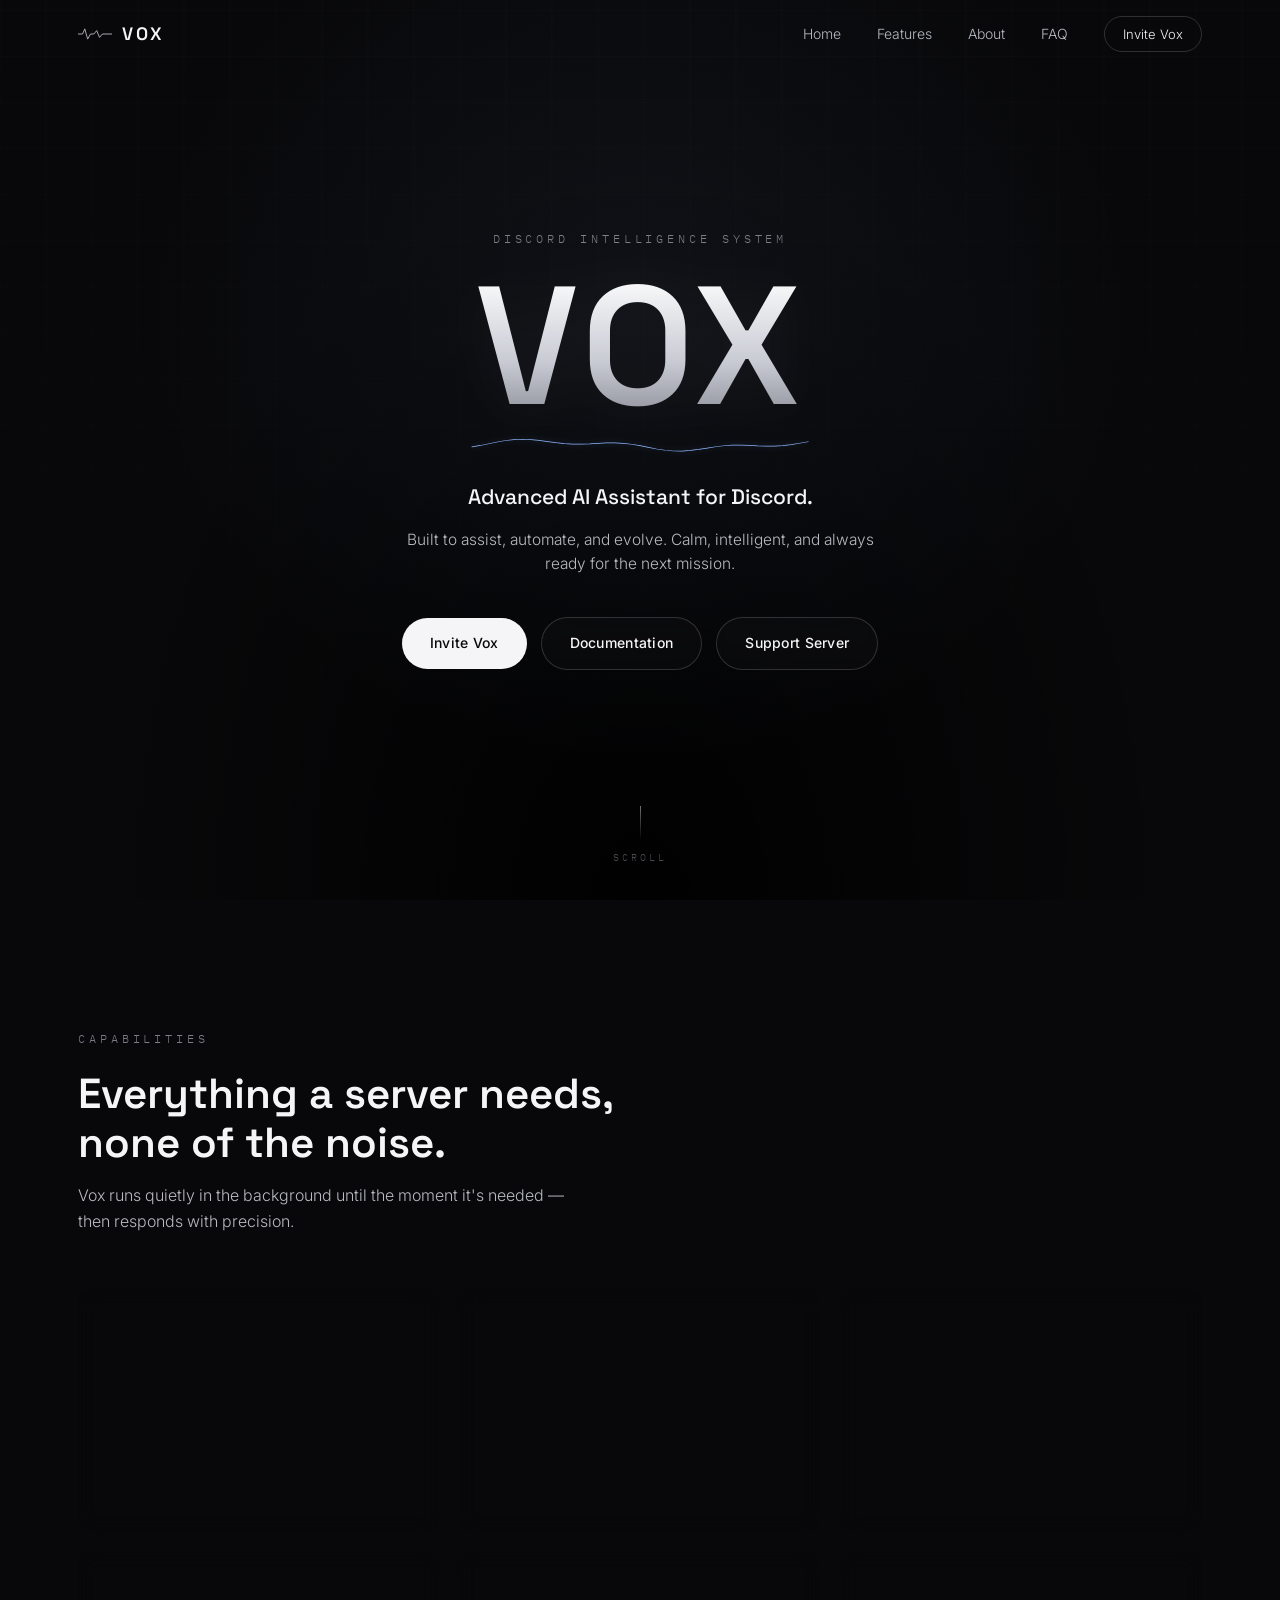
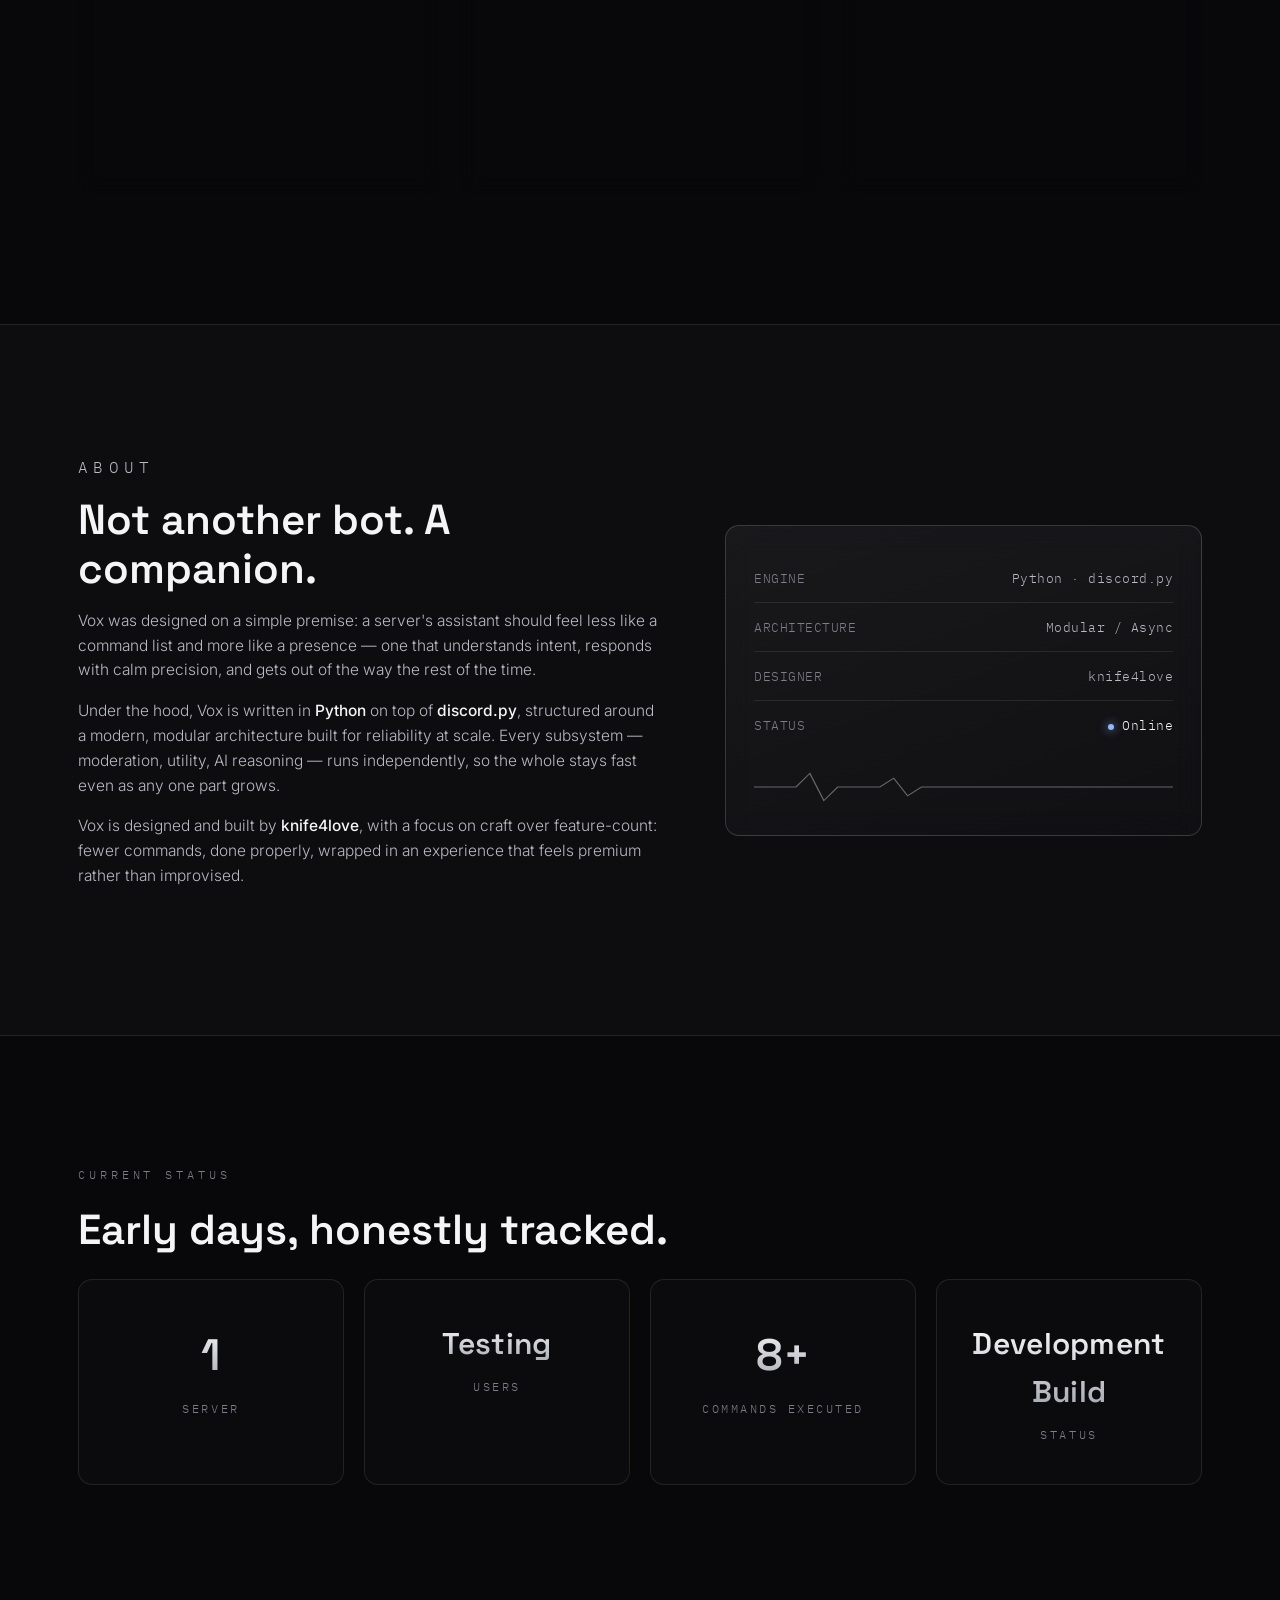
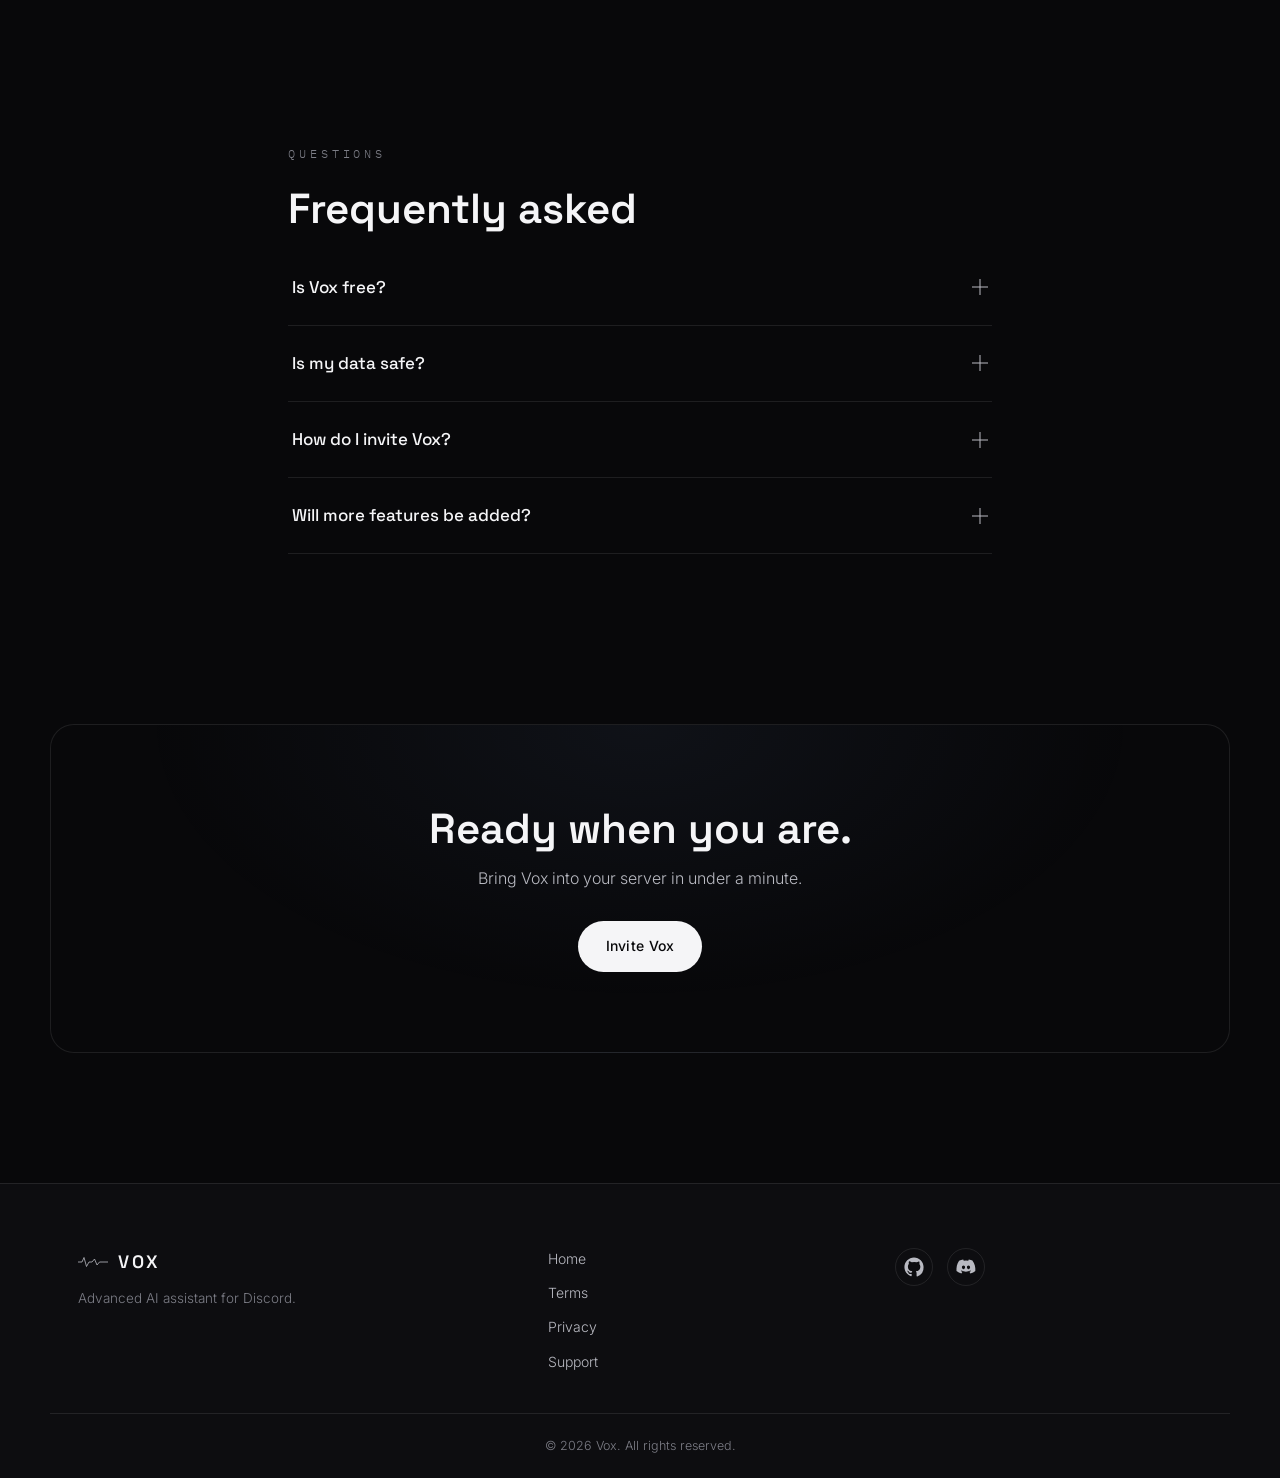
<file: index.html>
<!DOCTYPE html>
<html lang="en">
<head>
  <meta charset="UTF-8">
  <meta name="viewport" content="width=device-width, initial-scale=1.0">
  <title>Vox — Advanced AI Assistant for Discord</title>
  <meta name="description" content="Vox is a premium AI assistant for Discord — calm, intelligent, and always ready. Moderation, utilities, study tools, and security in one companion.">
  <meta name="theme-color" content="#0a0a0c">

  <!-- Open Graph -->
  <meta property="og:title" content="Vox — Advanced AI Assistant for Discord">
  <meta property="og:description" content="Built to assist, automate, and evolve. Calm, intelligent, and always ready for the next mission.">
  <meta property="og:type" content="website">

  <!-- Fonts: Space Grotesk (display), Inter (body), IBM Plex Mono (data/utility) -->
  <link rel="preconnect" href="https://fonts.googleapis.com">
  <link rel="preconnect" href="https://fonts.gstatic.com" crossorigin>
  <link href="https://fonts.googleapis.com/css2?family=Space+Grotesk:wght@400;500;600;700&family=Inter:wght@300;400;500;600&family=IBM+Plex+Mono:wght@400;500&display=swap" rel="stylesheet">

 <link rel="stylesheet" href="style.css">
</head>
<body>

  <!-- ===================== CINEMATIC LOADER ===================== -->
  <div id="loader" aria-hidden="true">
    <div class="loader-inner">
      <svg class="loader-mark" viewBox="0 0 120 40" width="120" height="40">
        <polyline class="loader-wave" points="0,20 15,20 22,6 30,34 38,20 50,20 58,10 66,30 74,20 120,20" />
      </svg>
      <p class="loader-text">VOX <span>INITIALIZING</span></p>
    </div>
  </div>

  <!-- ===================== SKIP LINK ===================== -->
  <a class="skip-link" href="#main">Skip to content</a>

  <!-- ===================== NAV ===================== -->
  <header class="site-header" id="site-header">
    <nav class="nav" aria-label="Primary">
      <a href="index.html" class="brand" aria-label="Vox home">
        <svg class="brand-wave" viewBox="0 0 60 24" width="34" height="14" aria-hidden="true">
          <polyline points="0,12 8,12 12,3 17,21 22,12 28,12 33,6 38,18 43,12 60,12" />
        </svg>
        <span>VOX</span>
      </a>

      <button class="nav-toggle" id="navToggle" aria-expanded="false" aria-controls="navMenu" aria-label="Toggle menu">
        <span></span><span></span><span></span>
      </button>

      <ul class="nav-menu" id="navMenu">
        <li><a href="index.html#home">Home</a></li>
        <li><a href="index.html#features">Features</a></li>
        <li><a href="index.html#about">About</a></li>
        <li><a href="index.html#faq">FAQ</a></li>
        <li><a href="https://discord.com/oauth2/authorize?client_id=1523940294611959858&permissions=8&integration_type=0&scope=bot+applications.commands" class="nav-cta" target="_blank" rel="noopener noreferrer">Invite Vox</a></li>
      </ul>
    </nav>
  </header>

  <main id="main">

    <!-- ===================== HERO ===================== -->
    <section class="hero" id="home">
      <canvas id="gridCanvas" aria-hidden="true"></canvas>
      <div class="particles" id="particles" aria-hidden="true"></div>
      <div class="hero-vignette" aria-hidden="true"></div>

      <div class="hero-content">
        <p class="eyebrow reveal">DISCORD INTELLIGENCE SYSTEM</p>
        <h1 class="hero-title reveal">
          <span class="hero-title-main">VOX</span>
        </h1>
        <svg class="hero-waveform" viewBox="0 0 400 60" preserveAspectRatio="none" aria-hidden="true">
          <polyline id="heroWave" points="0,30 400,30" />
        </svg>
        <p class="hero-sub reveal">Advanced AI Assistant for Discord.</p>
        <p class="hero-desc reveal">Built to assist, automate, and evolve. Calm, intelligent, and always ready for the next mission.</p>

        <div class="hero-actions reveal">
          <a href="https://discord.com/oauth2/authorize?client_id=1523940294611959858&permissions=8&integration_type=0&scope=bot+applications.commands" class="btn btn-primary" target="_blank" rel="noopener noreferrer">
            <span>Invite Vox</span>
          </a>
          <a href="docs.html" class="btn btn-ghost">Documentation</a>
          <a href="https://discord.gg/snDa7PP2mR" class="btn btn-ghost" target="_blank" rel="noopener noreferrer">Support Server</a>
        </div>
      </div>

      <div class="scroll-cue" aria-hidden="true">
        <span></span>
        <p>SCROLL</p>
      </div>
    </section>

    <!-- ===================== FEATURES ===================== -->
    <section class="section" id="features">
      <div class="container">
        <p class="eyebrow reveal-up">CAPABILITIES</p>
        <h2 class="section-title reveal-up">Everything a server needs, none of the noise.</h2>
        <p class="section-lede reveal-up">Vox runs quietly in the background until the moment it's needed — then responds with precision.</p>

        <div class="feature-grid">
          <article class="feature-card reveal-up">
            <div class="feature-icon" aria-hidden="true">🤖</div>
            <h3>AI Assistant</h3>
            <p>Context-aware conversation, summarization, and answers — tuned for the flow of a live server, not a chatbot script.</p>
          </article>

          <article class="feature-card reveal-up">
            <div class="feature-icon" aria-hidden="true">🛠</div>
            <h3>Moderation</h3>
            <p>Automated rule enforcement, warnings, and escalation paths that keep a community civil without heavy-handed policing.</p>
          </article>

          <article class="feature-card reveal-up">
            <div class="feature-icon" aria-hidden="true">⚡</div>
            <h3>Utility Commands</h3>
            <p>Reminders, polls, role management, and the everyday tools a server reaches for dozens of times a day.</p>
          </article>

          <article class="feature-card reveal-up">
            <div class="feature-icon" aria-hidden="true">📚</div>
            <h3>Study &amp; Productivity</h3>
            <p>Focus timers, note capture, and study-session tracking built for servers that get real work done together.</p>
          </article>

          <article class="feature-card reveal-up">
            <div class="feature-icon" aria-hidden="true">🔒</div>
            <h3>Security</h3>
            <p>Anti-raid detection, permission auditing, and verification flows that protect a server without slowing it down.</p>
          </article>

          <article class="feature-card reveal-up">
            <div class="feature-icon" aria-hidden="true">🚀</div>
            <h3>Fast Performance</h3>
            <p>Sub-second response times on a modern async architecture, built to stay fast as a server scales up.</p>
          </article>
        </div>
      </div>
    </section>

    <!-- ===================== ABOUT ===================== -->
    <section class="section section-about" id="about">
      <div class="container about-grid">
        <div class="about-copy reveal-up">
          <p class="eyebrow">ABOUT</p>
          <h2 class="section-title">Not another bot. A companion.</h2>
          <p>Vox was designed on a simple premise: a server's assistant should feel less like a command list and more like a presence — one that understands intent, responds with calm precision, and gets out of the way the rest of the time.</p>
          <p>Under the hood, Vox is written in <strong>Python</strong> on top of <strong>discord.py</strong>, structured around a modern, modular architecture built for reliability at scale. Every subsystem — moderation, utility, AI reasoning — runs independently, so the whole stays fast even as any one part grows.</p>
          <p>Vox is designed and built by <strong>knife4love</strong>, with a focus on craft over feature-count: fewer commands, done properly, wrapped in an experience that feels premium rather than improvised.</p>
        </div>

        <div class="about-panel reveal-up" aria-hidden="true">
          <div class="panel-glass">
            <div class="panel-row"><span>ENGINE</span><span>Python · discord.py</span></div>
            <div class="panel-row"><span>ARCHITECTURE</span><span>Modular / Async</span></div>
            <div class="panel-row"><span>DESIGNER</span><span>knife4love</span></div>
            <div class="panel-row"><span>STATUS</span><span class="status-dot">Online</span></div>
            <svg class="panel-wave" viewBox="0 0 300 50" preserveAspectRatio="none">
              <polyline points="0,25 30,25 40,8 50,42 60,25 90,25 100,14 110,36 120,25 300,25" />
            </svg>
          </div>
        </div>
      </div>
    </section>

    <!-- ===================== STATS ===================== -->
    <section class="section section-stats" id="stats">
      <div class="container">
        <p class="eyebrow reveal-up">CURRENT STATUS</p>
        <h2 class="section-title reveal-up">Early days, honestly tracked.</h2>

        <div class="stats-grid">
          <div class="stat reveal-up">
            <span class="stat-number" data-target="1" data-suffix="">0</span>
            <span class="stat-label">Server</span>
          </div>
          <div class="stat reveal-up">
            <span class="stat-number-static">Testing</span>
            <span class="stat-label">Users</span>
          </div>
          <div class="stat reveal-up">
            <span class="stat-number" data-target="10" data-suffix="+">0</span>
            <span class="stat-label">Commands Executed</span>
          </div>
          <div class="stat reveal-up">
            <span class="stat-number-static">Development Build</span>
            <span class="stat-label">Status</span>
          </div>
        </div>
      </div>
    </section>

    <!-- ===================== FAQ ===================== -->
    <section class="section" id="faq">
      <div class="container container-narrow">
        <p class="eyebrow reveal-up">QUESTIONS</p>
        <h2 class="section-title reveal-up">Frequently asked</h2>

        <div class="accordion reveal-up">
          <div class="accordion-item">
            <h3>
              <button class="accordion-trigger" aria-expanded="false" aria-controls="faq-1">
                Is Vox free?
                <span class="accordion-icon" aria-hidden="true"></span>
              </button>
            </h3>
            <div class="accordion-panel" id="faq-1" role="region">
              <p>Yes. The core Vox experience — AI assistant, moderation, utilities, and security — is free for every server. Optional premium tiers may extend certain limits in the future, but nothing essential is held back.</p>
            </div>
          </div>

          <div class="accordion-item">
            <h3>
              <button class="accordion-trigger" aria-expanded="false" aria-controls="faq-2">
                Is my data safe?
                <span class="accordion-icon" aria-hidden="true"></span>
              </button>
            </h3>
            <div class="accordion-panel" id="faq-2" role="region">
              <p>Vox stores only what's required to operate — server settings, moderation logs, and command metadata. Message content isn't retained beyond what's needed to process a request. See the Privacy Policy for full detail.</p>
            </div>
          </div>

          <div class="accordion-item">
            <h3>
              <button class="accordion-trigger" aria-expanded="false" aria-controls="faq-3">
                How do I invite Vox?
                <span class="accordion-icon" aria-hidden="true"></span>
              </button>
            </h3>
            <div class="accordion-panel" id="faq-3" role="region">
              <p>Select "Invite Vox" at the top of this page, choose your server, and confirm the requested permissions. Setup takes under a minute — no configuration required to get started.</p>
            </div>
          </div>

          <div class="accordion-item">
            <h3>
              <button class="accordion-trigger" aria-expanded="false" aria-controls="faq-4">
                Will more features be added?
                <span class="accordion-icon" aria-hidden="true"></span>
              </button>
            </h3>
            <div class="accordion-panel" id="faq-4" role="region">
              <p>Continuously. Vox is under active development, with new capabilities shipped on a regular cadence based on direct feedback from the servers that use it.</p>
            </div>
          </div>
        </div>
      </div>
    </section>

    <!-- ===================== FINAL CTA ===================== -->
    <section class="section cta-section">
      <div class="container cta-inner reveal-up">
        <h2 class="section-title">Ready when you are.</h2>
        <p>Bring Vox into your server in under a minute.</p>
        <a href="https://discord.com/oauth2/authorize?client_id=1523940294611959858&permissions=8&integration_type=0&scope=bot+applications.commands" class="btn btn-primary" target="_blank" rel="noopener noreferrer">Invite Vox</a>
      </div>
    </section>

  </main>

  <!-- ===================== FOOTER ===================== -->
  <footer class="site-footer">
    <div class="container footer-grid">
      <div class="footer-brand">
        <a href="index.html" class="brand">
          <svg class="brand-wave" viewBox="0 0 60 24" width="30" height="12" aria-hidden="true">
            <polyline points="0,12 8,12 12,3 17,21 22,12 28,12 33,6 38,18 43,12 60,12" />
          </svg>
          <span>VOX</span>
        </a>
        <p>Advanced AI assistant for Discord.</p>
      </div>

      <nav class="footer-links" aria-label="Footer">
        <a href="index.html">Home</a>
        <a href="terms.html">Terms</a>
        <a href="privacy.html">Privacy</a>
        <a href="https://discord.gg/snDa7PP2mR" target="_blank" rel="noopener noreferrer">Support</a>
      </nav>

      <div class="footer-social">
        <a href="#" aria-label="Vox on GitHub" class="social-icon">
          <svg viewBox="0 0 24 24" width="20" height="20" aria-hidden="true"><path d="M12 .5C5.7.5.5 5.7.5 12c0 5.1 3.3 9.4 7.9 11 .6.1.8-.3.8-.6v-2.1c-3.2.7-3.9-1.5-3.9-1.5-.5-1.3-1.3-1.7-1.3-1.7-1.1-.7.1-.7.1-.7 1.2.1 1.8 1.2 1.8 1.2 1 1.8 2.7 1.3 3.4 1 .1-.8.4-1.3.7-1.6-2.6-.3-5.3-1.3-5.3-5.7 0-1.3.4-2.3 1.2-3.1-.1-.3-.5-1.5.1-3.1 0 0 1-.3 3.3 1.2a11 11 0 0 1 6 0C17.3 5 18.3 5.3 18.3 5.3c.6 1.6.2 2.8.1 3.1.7.8 1.2 1.8 1.2 3.1 0 4.4-2.7 5.4-5.3 5.7.4.4.8 1.1.8 2.2v3.3c0 .3.2.7.8.6A11.5 11.5 0 0 0 23.5 12C23.5 5.7 18.3.5 12 .5z"/></svg>
        </a>
        <a href="https://discord.gg/snDa7PP2mR" aria-label="Vox on Discord" class="social-icon" target="_blank" rel="noopener noreferrer">
          <svg viewBox="0 0 24 24" width="20" height="20" aria-hidden="true"><path d="M20.3 4.4A19.7 19.7 0 0 0 15.4 3c-.2.4-.5.9-.7 1.4a18 18 0 0 0-5.4 0c-.2-.5-.4-1-.7-1.4a19.6 19.6 0 0 0-4.9 1.5C1 8.6.3 12.7.6 16.7a19.8 19.8 0 0 0 5.9 3c.5-.6.9-1.3 1.2-2-.7-.2-1.3-.6-1.9-1 .2-.1.3-.3.5-.4 3.6 1.7 7.6 1.7 11.2 0 .1.1.3.3.5.4-.6.4-1.2.7-1.9 1 .3.7.7 1.4 1.2 2 2.3-.7 4.4-1.7 5.9-3 .4-4.6-.8-8.6-3.4-12.3zM9 14.6c-1 0-1.9-1-1.9-2.2s.8-2.2 1.9-2.2 1.9 1 1.9 2.2-.9 2.2-1.9 2.2zm6 0c-1 0-1.9-1-1.9-2.2s.8-2.2 1.9-2.2 1.9 1 1.9 2.2-.8 2.2-1.9 2.2z"/></svg>
        </a>
      </div>
    </div>

    <div class="container footer-bottom">
      <p>© 2026 Vox. All rights reserved.</p>
    </div>
  </footer>

 <script src="main.js"></script>
</body>
</html>
</file>
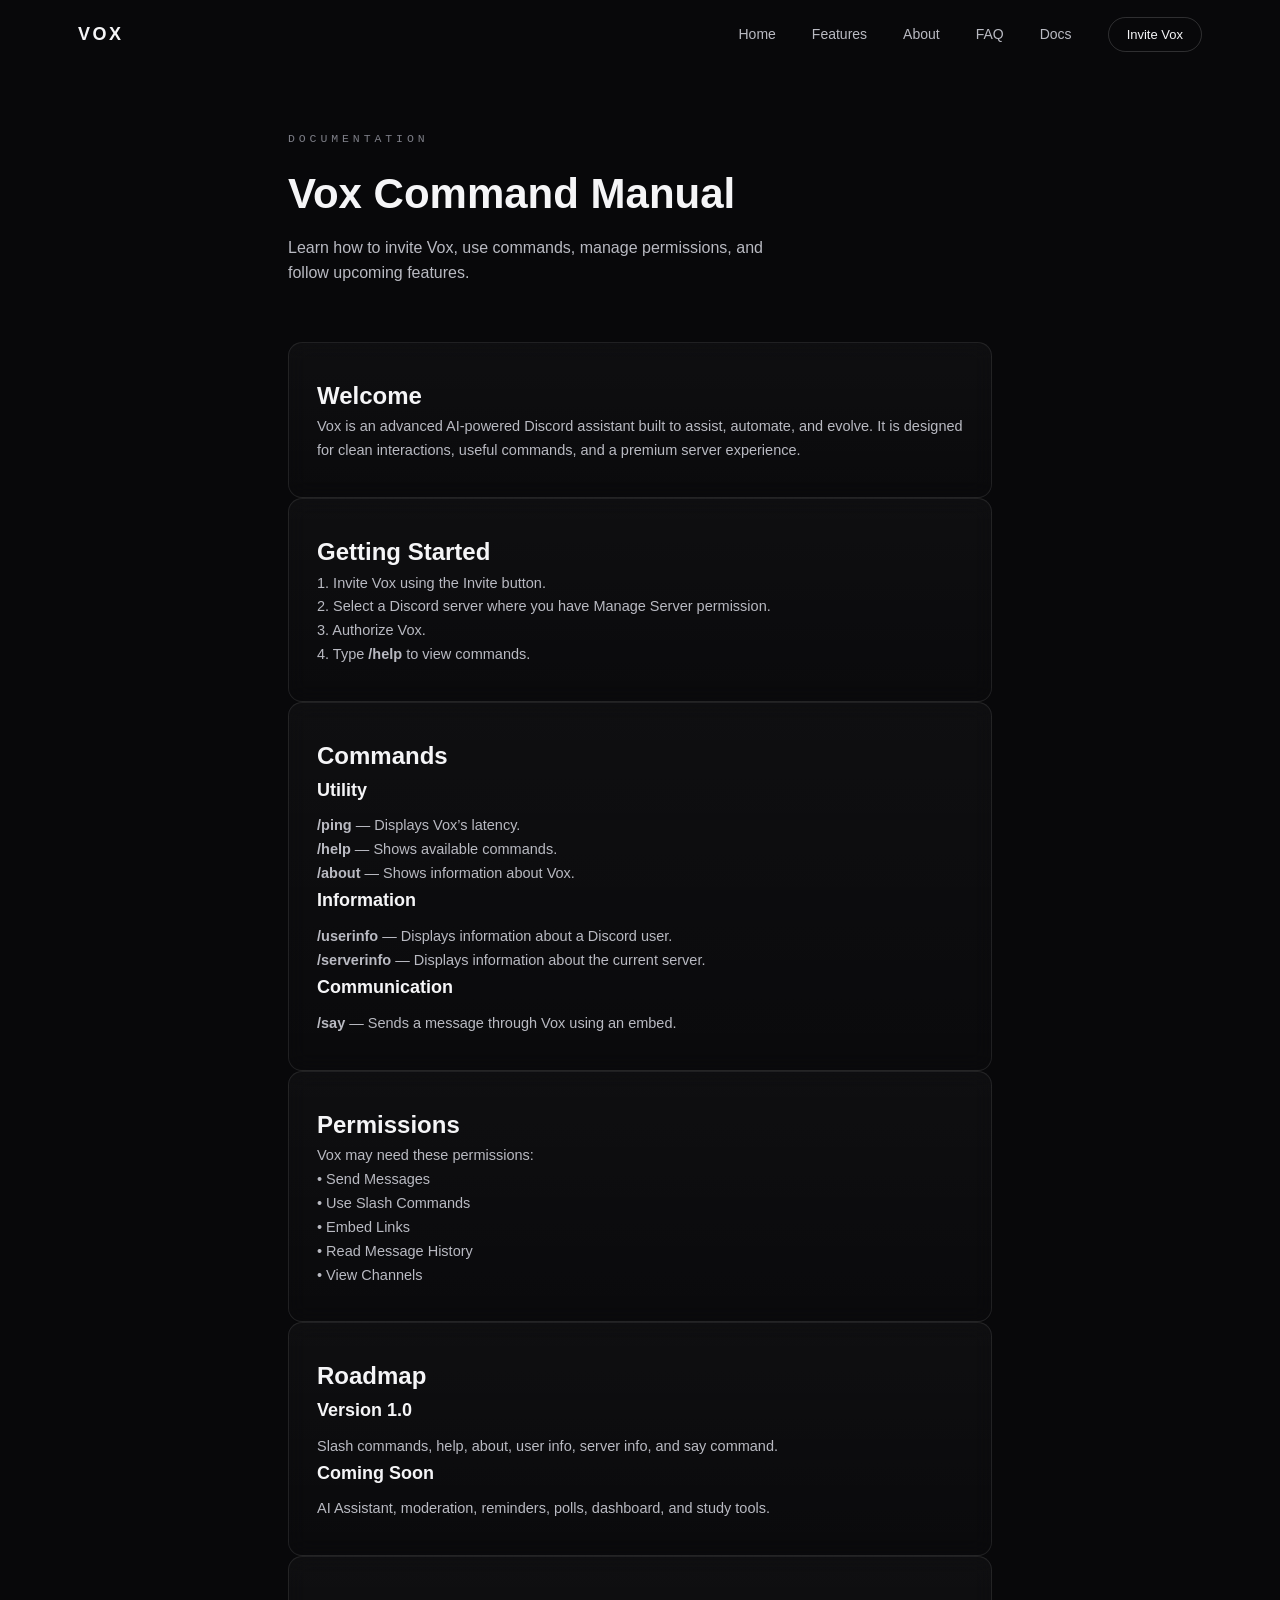
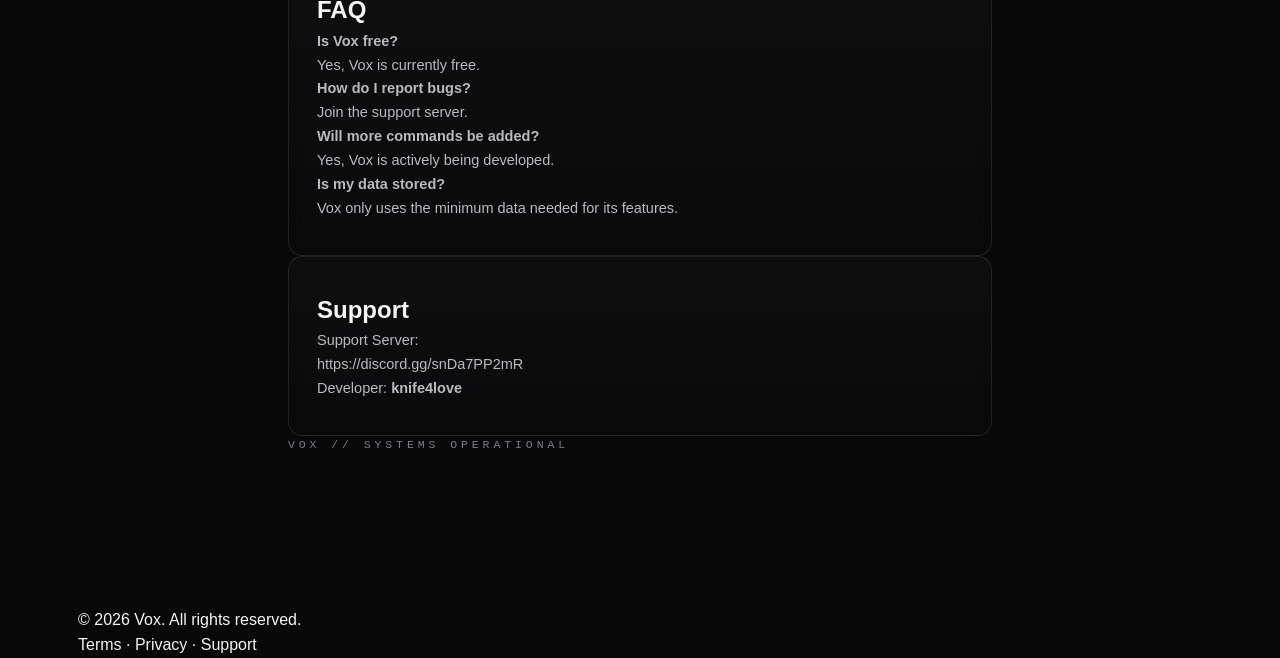
<file: docs.html>
<!DOCTYPE html>
<html lang="en">
<head>
  <meta charset="UTF-8" />
  <meta name="viewport" content="width=device-width, initial-scale=1.0" />
  <title>Vox Documentation</title>
  <link rel="stylesheet" href="style.css" />
</head>

<body>
  <header class="site-header">
    <nav class="nav">
      <a href="index.html" class="brand"><span>VOX</span></a>

      <ul class="nav-menu">
        <li><a href="index.html#home">Home</a></li>
        <li><a href="index.html#features">Features</a></li>
        <li><a href="index.html#about">About</a></li>
        <li><a href="index.html#faq">FAQ</a></li>
        <li><a href="docs.html">Docs</a></li>
        <li>
          <a class="nav-cta" target="_blank" rel="noopener noreferrer"
             href="https://discord.com/oauth2/authorize?client_id=1523940294611959858&permissions=8&integration_type=0&scope=bot+applications.commands">
            Invite Vox
          </a>
        </li>
      </ul>
    </nav>
  </header>

  <main id="main">
    <section class="section">
      <div class="container container-narrow">
        <p class="eyebrow reveal-up">DOCUMENTATION</p>
        <h1 class="section-title reveal-up">Vox Command Manual</h1>
        <p class="section-lede reveal-up">
          Learn how to invite Vox, use commands, manage permissions, and follow upcoming features.
        </p>

        <article class="feature-card reveal-up">
          <h2>Welcome</h2>
          <p>
            Vox is an advanced AI-powered Discord assistant built to assist, automate,
            and evolve. It is designed for clean interactions, useful commands, and a
            premium server experience.
          </p>
        </article>

        <article class="feature-card reveal-up">
          <h2>Getting Started</h2>
          <p>1. Invite Vox using the Invite button.</p>
          <p>2. Select a Discord server where you have Manage Server permission.</p>
          <p>3. Authorize Vox.</p>
          <p>4. Type <strong>/help</strong> to view commands.</p>
        </article>

        <article class="feature-card reveal-up">
          <h2>Commands</h2>

          <h3>Utility</h3>
          <p><strong>/ping</strong> — Displays Vox’s latency.</p>
          <p><strong>/help</strong> — Shows available commands.</p>
          <p><strong>/about</strong> — Shows information about Vox.</p>

          <h3>Information</h3>
          <p><strong>/userinfo</strong> — Displays information about a Discord user.</p>
          <p><strong>/serverinfo</strong> — Displays information about the current server.</p>

          <h3>Communication</h3>
          <p><strong>/say</strong> — Sends a message through Vox using an embed.</p>
        </article>

        <article class="feature-card reveal-up">
          <h2>Permissions</h2>
          <p>Vox may need these permissions:</p>
          <p>• Send Messages</p>
          <p>• Use Slash Commands</p>
          <p>• Embed Links</p>
          <p>• Read Message History</p>
          <p>• View Channels</p>
        </article>

        <article class="feature-card reveal-up">
          <h2>Roadmap</h2>
          <h3>Version 1.0</h3>
          <p>Slash commands, help, about, user info, server info, and say command.</p>

          <h3>Coming Soon</h3>
          <p>AI Assistant, moderation, reminders, polls, dashboard, and study tools.</p>
        </article>

        <article class="feature-card reveal-up">
          <h2>FAQ</h2>
          <p><strong>Is Vox free?</strong><br />Yes, Vox is currently free.</p>
          <p><strong>How do I report bugs?</strong><br />Join the support server.</p>
          <p><strong>Will more commands be added?</strong><br />Yes, Vox is actively being developed.</p>
          <p><strong>Is my data stored?</strong><br />Vox only uses the minimum data needed for its features.</p>
        </article>

        <article class="feature-card reveal-up">
          <h2>Support</h2>
          <p>Support Server:</p>
          <p>
            <a target="_blank" rel="noopener noreferrer" href="https://discord.gg/snDa7PP2mR">
              https://discord.gg/snDa7PP2mR
            </a>
          </p>
          <p>Developer: <strong>knife4love</strong></p>
        </article>

        <p class="eyebrow reveal-up">VOX // SYSTEMS OPERATIONAL</p>
      </div>
    </section>
  </main>

  <footer class="footer">
    <div class="container">
      <p>© 2026 Vox. All rights reserved.</p>
      <p>
        <a href="terms.html">Terms</a> ·
        <a href="privacy.html">Privacy</a> ·
        <a target="_blank" rel="noopener noreferrer" href="https://discord.gg/snDa7PP2mR">Support</a>
      </p>
    </div>
  </footer>

  <script src="main.js"></script>
</body>
</html>
</file>
<file: style.css>
/* =========================================================================
   VOX — Design tokens
   Matte black canvas, silver structure, white type, blue-white glow used
   only as a highlight accent (never as a fill).
   ========================================================================= */
:root {
  /* Color */
  --black: #08080a;
  --black-soft: #0d0d10;
  --surface: #111114;
  --surface-2: #17171b;
  --line: rgba(255, 255, 255, 0.09);
  --line-strong: rgba(255, 255, 255, 0.16);
  --white: #f5f5f7;
  --silver: #b9bac2;
  --silver-dim: #7d7e87;
  --glow: #8fb8ff;
  --glow-soft: rgba(143, 184, 255, 0.35);

  /* Type */
  --font-display: 'Space Grotesk', 'Helvetica Neue', Arial, sans-serif;
  --font-body: 'Inter', 'Helvetica Neue', Arial, sans-serif;
  --font-mono: 'IBM Plex Mono', ui-monospace, monospace;

  /* Rhythm */
  --container: 1180px;
  --radius: 14px;
  --ease: cubic-bezier(.16, 1, .3, 1);
}

/* =========================================================================
   Reset
   ========================================================================= */
*, *::before, *::after { box-sizing: border-box; }
html { scroll-behavior: smooth; }
body {
  margin: 0;
  background: var(--black);
  color: var(--white);
  font-family: var(--font-body);
  font-weight: 300;
  line-height: 1.6;
  -webkit-font-smoothing: antialiased;
  overflow-x: hidden;
}
img, svg { display: block; max-width: 100%; }
a { color: inherit; text-decoration: none; }
ul { list-style: none; margin: 0; padding: 0; }
h1, h2, h3, h4 { font-family: var(--font-display); font-weight: 600; margin: 0; color: var(--white); }
p { margin: 0; }
button { font: inherit; color: inherit; background: none; border: none; cursor: pointer; }

@media (prefers-reduced-motion: reduce) {
  html { scroll-behavior: auto; }
  *, *::before, *::after {
    animation-duration: 0.01ms !important;
    animation-iteration-count: 1 !important;
    transition-duration: 0.01ms !important;
    scroll-behavior: auto !important;
  }
}

.skip-link {
  position: absolute;
  left: -999px;
  top: 0;
  background: var(--white);
  color: var(--black);
  padding: 12px 18px;
  z-index: 999;
  border-radius: 0 0 8px 0;
}
.skip-link:focus { left: 0; }

:focus-visible {
  outline: 1.5px solid var(--glow);
  outline-offset: 3px;
  border-radius: 4px;
}

.container {
  max-width: var(--container);
  margin: 0 auto;
  padding: 0 28px;
}
.container-narrow { max-width: 760px; }

/* =========================================================================
   Loader
   ========================================================================= */
#loader {
  position: fixed;
  inset: 0;
  z-index: 999;
  background: var(--black);
  display: flex;
  align-items: center;
  justify-content: center;
  transition: opacity .8s var(--ease), visibility .8s var(--ease);
}
#loader.loaded { opacity: 0; visibility: hidden; }
.loader-inner { text-align: center; }
.loader-mark { overflow: visible; margin: 0 auto 18px; }
.loader-wave {
  fill: none;
  stroke: var(--white);
  stroke-width: 1.4;
  stroke-linecap: round;
  stroke-linejoin: round;
  filter: drop-shadow(0 0 6px var(--glow-soft));
  stroke-dasharray: 260;
  stroke-dashoffset: 260;
  animation: drawWave 1.4s var(--ease) forwards .2s;
}
@keyframes drawWave { to { stroke-dashoffset: 0; } }
.loader-text {
  font-family: var(--font-mono);
  font-size: 11px;
  letter-spacing: 0.32em;
  color: var(--silver-dim);
}
.loader-text span { color: var(--silver); animation: flicker 1.6s ease-in-out infinite; }
@keyframes flicker { 0%, 100% { opacity: 1; } 50% { opacity: .4; } }

/* =========================================================================
   Header / Nav
   ========================================================================= */
.site-header {
  position: fixed;
  top: 0; left: 0; right: 0;
  z-index: 100;
  padding: 20px 0;
  transition: background .4s var(--ease), border-color .4s var(--ease), padding .4s var(--ease);
  border-bottom: 1px solid transparent;
}
.site-header.scrolled {
  background: rgba(8, 8, 10, 0.72);
  backdrop-filter: blur(16px) saturate(140%);
  -webkit-backdrop-filter: blur(16px) saturate(140%);
  border-bottom: 1px solid var(--line);
  padding: 14px 0;
}
.nav {
  max-width: var(--container);
  margin: 0 auto;
  padding: 0 28px;
  display: flex;
  align-items: center;
  justify-content: space-between;
}
.brand {
  display: flex;
  align-items: center;
  gap: 10px;
  font-family: var(--font-display);
  font-weight: 600;
  font-size: 18px;
  letter-spacing: 0.14em;
}
.brand-wave {
  fill: none;
  stroke: var(--silver);
  stroke-width: 1.6;
  stroke-linecap: round;
  stroke-linejoin: round;
}
.nav-menu {
  display: flex;
  align-items: center;
  gap: 36px;
  font-size: 14px;
  color: var(--silver);
}
.nav-menu a { position: relative; transition: color .3s var(--ease); }
.nav-menu a:not(.nav-cta)::after {
  content: '';
  position: absolute; left: 0; right: 0; bottom: -6px;
  height: 1px; background: var(--white);
  transform: scaleX(0); transform-origin: left;
  transition: transform .35s var(--ease);
}
.nav-menu a:not(.nav-cta):hover { color: var(--white); }
.nav-menu a:not(.nav-cta):hover::after { transform: scaleX(1); }

.nav-cta {
  border: 1px solid var(--line-strong);
  padding: 9px 18px;
  border-radius: 999px;
  color: var(--white) !important;
  font-size: 13px;
  transition: border-color .3s var(--ease), box-shadow .3s var(--ease), background .3s var(--ease);
}
.nav-cta:hover {
  border-color: var(--glow-soft);
  box-shadow: 0 0 20px -4px var(--glow-soft);
  background: rgba(255,255,255,0.03);
}

.nav-toggle {
  display: none;
  flex-direction: column;
  gap: 5px;
  width: 26px;
}
.nav-toggle span {
  height: 1px;
  width: 100%;
  background: var(--white);
  transition: transform .3s var(--ease), opacity .3s var(--ease);
}

/* =========================================================================
   Hero
   ========================================================================= */
.hero {
  position: relative;
  min-height: 100svh;
  display: flex;
  align-items: center;
  justify-content: center;
  overflow: hidden;
  isolation: isolate;
}
#gridCanvas {
  position: absolute;
  inset: 0;
  width: 100%;
  height: 100%;
  z-index: -2;
  opacity: 0.5;
}
.particles {
  position: absolute;
  inset: 0;
  z-index: -1;
  pointer-events: none;
}
.particle {
  position: absolute;
  width: 2px;
  height: 2px;
  border-radius: 50%;
  background: var(--silver);
  opacity: 0;
  animation: floatUp linear infinite;
}
@keyframes floatUp {
  0% { transform: translateY(0) translateX(0); opacity: 0; }
  10% { opacity: .7; }
  90% { opacity: .5; }
  100% { transform: translateY(-100vh) translateX(var(--drift, 20px)); opacity: 0; }
}
.hero-vignette {
  position: absolute;
  inset: 0;
  z-index: -1;
  background:
    radial-gradient(ellipse at 50% 35%, rgba(143,184,255,0.06), transparent 55%),
    radial-gradient(ellipse at 50% 100%, rgba(0,0,0,0.9), transparent 60%),
    linear-gradient(180deg, rgba(8,8,10,0.2), var(--black) 92%);
}

.hero-content {
  position: relative;
  text-align: center;
  padding: 0 24px;
  max-width: 720px;
}
.eyebrow {
  font-family: var(--font-mono);
  font-size: 11.5px;
  letter-spacing: 0.34em;
  color: var(--silver-dim);
  margin-bottom: 22px;
}
.hero-title { margin-bottom: 6px; }
.hero-title-main {
  display: inline-block;
  font-size: clamp(72px, 16vw, 168px);
  line-height: 0.9;
  letter-spacing: 0.02em;
  background: linear-gradient(180deg, #ffffff 0%, #c9cbd4 60%, #8b8d97 100%);
  -webkit-background-clip: text;
  background-clip: text;
  color: transparent;
  filter: drop-shadow(0 0 30px rgba(255,255,255,0.06));
}
.hero-waveform {
  width: min(360px, 70%);
  height: 34px;
  margin: 4px auto 18px;
  overflow: visible;
}
.hero-waveform polyline {
  fill: none;
  stroke: var(--glow);
  stroke-width: 1.2;
  stroke-linecap: round;
  filter: drop-shadow(0 0 6px var(--glow-soft));
}
.hero-sub {
  font-family: var(--font-display);
  font-size: clamp(17px, 2.4vw, 21px);
  font-weight: 500;
  color: var(--white);
  margin-bottom: 14px;
}
.hero-desc {
  font-size: 15.5px;
  color: var(--silver);
  max-width: 480px;
  margin: 0 auto 40px;
}
.hero-actions {
  display: flex;
  align-items: center;
  justify-content: center;
  gap: 14px;
  flex-wrap: wrap;
}

.btn {
  display: inline-flex;
  align-items: center;
  justify-content: center;
  padding: 14px 28px;
  border-radius: 999px;
  font-size: 14px;
  font-weight: 500;
  letter-spacing: 0.02em;
  transition: transform .35s var(--ease), box-shadow .35s var(--ease), border-color .35s var(--ease), background .35s var(--ease);
}
.btn-primary {
  background: var(--white);
  color: var(--black);
  box-shadow: 0 0 0 0 rgba(255,255,255,0);
}
.btn-primary:hover {
  transform: translateY(-2px);
  box-shadow: 0 10px 30px -8px rgba(255,255,255,0.35), 0 0 24px -6px var(--glow-soft);
}
.btn-ghost {
  border: 1px solid var(--line-strong);
  color: var(--white);
  background: rgba(255,255,255,0.02);
  backdrop-filter: blur(6px);
}
.btn-ghost:hover {
  border-color: var(--glow-soft);
  transform: translateY(-2px);
  box-shadow: 0 0 24px -8px var(--glow-soft);
}

.scroll-cue {
  position: absolute;
  bottom: 34px; left: 50%;
  transform: translateX(-50%);
  display: flex;
  flex-direction: column;
  align-items: center;
  gap: 10px;
  opacity: .6;
}
.scroll-cue span {
  width: 1px; height: 34px;
  background: linear-gradient(180deg, var(--silver), transparent);
  position: relative;
  overflow: hidden;
}
.scroll-cue span::after {
  content: '';
  position: absolute;
  top: -100%; left: 0; right: 0; height: 100%;
  background: var(--white);
  animation: scrollLine 2.2s var(--ease) infinite;
}
@keyframes scrollLine { to { top: 100%; } }
.scroll-cue p {
  font-family: var(--font-mono);
  font-size: 10px;
  letter-spacing: 0.3em;
  color: var(--silver-dim);
}

/* =========================================================================
   Reveal animations
   ========================================================================= */
.reveal, .reveal-up {
  opacity: 0;
  transform: translateY(18px);
  transition: opacity .9s var(--ease), transform .9s var(--ease);
}
.reveal.in, .reveal-up.in { opacity: 1; transform: translateY(0); }
.reveal-up { transform: translateY(28px); }

/* =========================================================================
   Sections
   ========================================================================= */
.section { padding: 130px 0; position: relative; }
.section-title {
  font-size: clamp(28px, 4vw, 42px);
  line-height: 1.15;
  margin: 14px 0 16px;
  max-width: 640px;
}
.section-lede {
  color: var(--silver);
  font-size: 16px;
  max-width: 520px;
  margin-bottom: 56px;
}

/* Features */
.feature-grid {
  display: grid;
  grid-template-columns: repeat(3, 1fr);
  gap: 20px;
}
.feature-card {
  position: relative;
  padding: 34px 28px;
  border-radius: var(--radius);
  border: 1px solid var(--line);
  background: linear-gradient(180deg, rgba(255,255,255,0.03), rgba(255,255,255,0.01));
  backdrop-filter: blur(10px);
  transition: transform .45s var(--ease), border-color .45s var(--ease), box-shadow .45s var(--ease), background .45s var(--ease);
  overflow: hidden;
}
.feature-card::before {
  content: '';
  position: absolute; inset: 0;
  border-radius: inherit;
  padding: 1px;
  background: linear-gradient(140deg, var(--glow-soft), transparent 40%);
  opacity: 0;
  transition: opacity .45s var(--ease);
  -webkit-mask: linear-gradient(#000 0 0) content-box, linear-gradient(#000 0 0);
  -webkit-mask-composite: xor;
  mask-composite: exclude;
  pointer-events: none;
}
.feature-card:hover {
  transform: translateY(-6px);
  border-color: rgba(255,255,255,0.16);
  background: linear-gradient(180deg, rgba(255,255,255,0.05), rgba(255,255,255,0.015));
  box-shadow: 0 20px 40px -20px rgba(0,0,0,0.6), 0 0 30px -14px var(--glow-soft);
}
.feature-card:hover::before { opacity: 1; }
.feature-icon {
  font-size: 26px;
  margin-bottom: 20px;
  filter: grayscale(0.15);
}
.feature-card h3 {
  font-size: 18px;
  margin-bottom: 10px;
}
.feature-card p {
  font-size: 14.5px;
  color: var(--silver);
  line-height: 1.65;
}

/* About */
.section-about { background: var(--black-soft); border-top: 1px solid var(--line); border-bottom: 1px solid var(--line); }
.about-grid {
  display: grid;
  grid-template-columns: 1.1fr 0.9fr;
  gap: 64px;
  align-items: center;
}
.about-copy p { color: var(--silver); font-size: 15.5px; margin-bottom: 16px; }
.about-copy strong { color: var(--white); font-weight: 500; }
.panel-glass {
  position: relative;
  border: 1px solid var(--line-strong);
  border-radius: var(--radius);
  padding: 28px;
  background: linear-gradient(160deg, rgba(255,255,255,0.05), rgba(255,255,255,0.015));
  backdrop-filter: blur(14px);
  overflow: hidden;
}
.panel-row {
  display: flex;
  justify-content: space-between;
  font-family: var(--font-mono);
  font-size: 12.5px;
  padding: 14px 0;
  border-bottom: 1px solid var(--line);
  color: var(--silver);
  letter-spacing: 0.04em;
}
.panel-row:last-of-type { border-bottom: none; }
.panel-row span:first-child { color: var(--silver-dim); }
.status-dot { color: var(--white); }
.status-dot::before {
  content: '';
  display: inline-block;
  width: 6px; height: 6px;
  border-radius: 50%;
  background: var(--glow);
  box-shadow: 0 0 8px 2px var(--glow-soft);
  margin-right: 8px;
  animation: pulse 2s ease-in-out infinite;
}
@keyframes pulse { 0%, 100% { opacity: 1; } 50% { opacity: .4; } }
.panel-wave {
  width: 100%; height: 40px;
  margin-top: 18px;
  overflow: visible;
}
.panel-wave polyline {
  fill: none; stroke: var(--silver); stroke-width: 1;
  opacity: 0.5;
}

/* Stats */
.stats-grid {
  display: grid;
  grid-template-columns: repeat(4, 1fr);
  gap: 20px;
  margin-top: 24px;
}
.stat {
  text-align: center;
  padding: 40px 20px;
  border: 1px solid var(--line);
  border-radius: var(--radius);
  background: rgba(255,255,255,0.015);
}
.stat-number {
  display: block;
  font-family: var(--font-display);
  font-size: clamp(30px, 4vw, 44px);
  font-weight: 600;
  letter-spacing: 0.01em;
  background: linear-gradient(180deg, #fff, #9fa1ab);
  -webkit-background-clip: text;
  background-clip: text;
  color: transparent;
}
.stat-number-static {
  display: block;
  font-family: var(--font-display);
  font-size: clamp(22px, 2.6vw, 30px);
  font-weight: 600;
  letter-spacing: 0.01em;
  background: linear-gradient(180deg, #fff, #9fa1ab);
  -webkit-background-clip: text;
  background-clip: text;
  color: transparent;
}
.stat-label {
  display: block;
  margin-top: 10px;
  font-family: var(--font-mono);
  font-size: 11.5px;
  letter-spacing: 0.22em;
  color: var(--silver-dim);
  text-transform: uppercase;
}

/* FAQ / accordion */
.accordion-item {
  border-bottom: 1px solid var(--line);
}
.accordion-trigger {
  width: 100%;
  display: flex;
  align-items: center;
  justify-content: space-between;
  padding: 24px 4px;
  text-align: left;
  font-family: var(--font-display);
  font-size: 17px;
  font-weight: 500;
  color: var(--white);
  transition: color .3s var(--ease);
}
.accordion-trigger:hover { color: var(--silver); }
.accordion-icon {
  position: relative;
  width: 16px; height: 16px;
  flex-shrink: 0;
  margin-left: 20px;
}
.accordion-icon::before, .accordion-icon::after {
  content: '';
  position: absolute;
  background: var(--silver);
  transition: transform .35s var(--ease), opacity .35s var(--ease);
}
.accordion-icon::before { top: 50%; left: 0; width: 100%; height: 1px; transform: translateY(-50%); }
.accordion-icon::after { left: 50%; top: 0; height: 100%; width: 1px; transform: translateX(-50%); }
.accordion-trigger[aria-expanded="true"] .accordion-icon::after { transform: translateX(-50%) rotate(90deg); opacity: 0; }
.accordion-panel {
  max-height: 0;
  overflow: hidden;
  transition: max-height .5s var(--ease);
}
.accordion-panel p {
  padding: 0 4px 24px;
  color: var(--silver);
  font-size: 15px;
  max-width: 620px;
}

/* CTA */
.cta-section { padding-top: 40px; }
.cta-inner {
  text-align: center;
  border: 1px solid var(--line);
  border-radius: 24px;
  padding: 80px 40px;
  background: radial-gradient(ellipse at 50% 0%, rgba(143,184,255,0.06), transparent 60%);
}
.cta-inner .section-title { margin: 0 auto 12px; }
.cta-inner p { color: var(--silver); margin-bottom: 30px; }

/* =========================================================================
   Footer
   ========================================================================= */
.site-footer {
  border-top: 1px solid var(--line);
  padding: 64px 0 0;
  background: var(--black-soft);
}
.footer-grid {
  display: grid;
  grid-template-columns: 1.4fr 1fr 1fr;
  gap: 40px;
  padding-bottom: 40px;
}
.footer-brand p { color: var(--silver-dim); font-size: 13.5px; margin-top: 12px; }
.footer-links {
  display: flex;
  flex-direction: column;
  gap: 12px;
  font-size: 14px;
  color: var(--silver);
}
.footer-links a { transition: color .3s var(--ease); width: fit-content; }
.footer-links a:hover { color: var(--white); }
.footer-social { display: flex; gap: 14px; align-items: flex-start; justify-content: flex-start; }
.social-icon {
  width: 38px; height: 38px;
  display: flex; align-items: center; justify-content: center;
  border: 1px solid var(--line);
  border-radius: 50%;
  transition: border-color .3s var(--ease), box-shadow .3s var(--ease), transform .3s var(--ease);
}
.social-icon svg { fill: var(--silver); transition: fill .3s var(--ease); }
.social-icon:hover { border-color: var(--glow-soft); box-shadow: 0 0 16px -4px var(--glow-soft); transform: translateY(-2px); }
.social-icon:hover svg { fill: var(--white); }
.footer-bottom {
  border-top: 1px solid var(--line);
  padding: 22px 0;
  font-size: 12.5px;
  color: var(--silver-dim);
  text-align: center;
}

/* =========================================================================
   Legal pages (Terms / Privacy)
   ========================================================================= */
.legal-hero {
  padding: 190px 0 60px;
  border-bottom: 1px solid var(--line);
}
.legal-hero .eyebrow { margin-bottom: 18px; }
.legal-hero h1 {
  font-size: clamp(34px, 5vw, 52px);
}
.legal-hero .updated {
  margin-top: 16px;
  font-family: var(--font-mono);
  font-size: 12.5px;
  color: var(--silver-dim);
}
.legal-body { padding: 70px 0 120px; }
.legal-section { margin-bottom: 56px; }
.legal-section h2 {
  font-size: 22px;
  margin-bottom: 16px;
  padding-bottom: 14px;
  border-bottom: 1px solid var(--line);
}
.legal-section p, .legal-section li {
  color: var(--silver);
  font-size: 15.5px;
  margin-bottom: 14px;
}
.legal-section ul { padding-left: 20px; list-style: disc; }
.legal-section li { margin-bottom: 10px; }
.legal-section a { color: var(--white); border-bottom: 1px solid var(--line-strong); }
.legal-section a:hover { border-color: var(--glow); }

/* =========================================================================
   Responsive
   ========================================================================= */
@media (max-width: 980px) {
  .feature-grid { grid-template-columns: repeat(2, 1fr); }
  .about-grid { grid-template-columns: 1fr; gap: 44px; }
  .stats-grid { grid-template-columns: repeat(2, 1fr); }
  .footer-grid { grid-template-columns: 1fr 1fr; }
  .footer-brand { grid-column: 1 / -1; }
}

@media (max-width: 720px) {
  .nav-menu {
    position: fixed;
    top: 0; right: 0;
    height: 100vh;
    width: min(78vw, 320px);
    background: rgba(10,10,12,0.94);
    backdrop-filter: blur(20px);
    flex-direction: column;
    justify-content: center;
    align-items: flex-start;
    gap: 30px;
    padding: 40px;
    transform: translateX(100%);
    transition: transform .5s var(--ease);
    border-left: 1px solid var(--line);
  }
  .nav-menu.open { transform: translateX(0); }
  .nav-toggle { display: flex; }
  .nav-toggle.open span:nth-child(1) { transform: translateY(6px) rotate(45deg); }
  .nav-toggle.open span:nth-child(2) { opacity: 0; }
  .nav-toggle.open span:nth-child(3) { transform: translateY(-6px) rotate(-45deg); }

  .feature-grid { grid-template-columns: 1fr; }
  .stats-grid { grid-template-columns: 1fr 1fr; }
  .section { padding: 90px 0; }
  .cta-inner { padding: 56px 24px; }
  .footer-grid { grid-template-columns: 1fr; }
  .footer-social { margin-top: 6px; }
}
</file>
